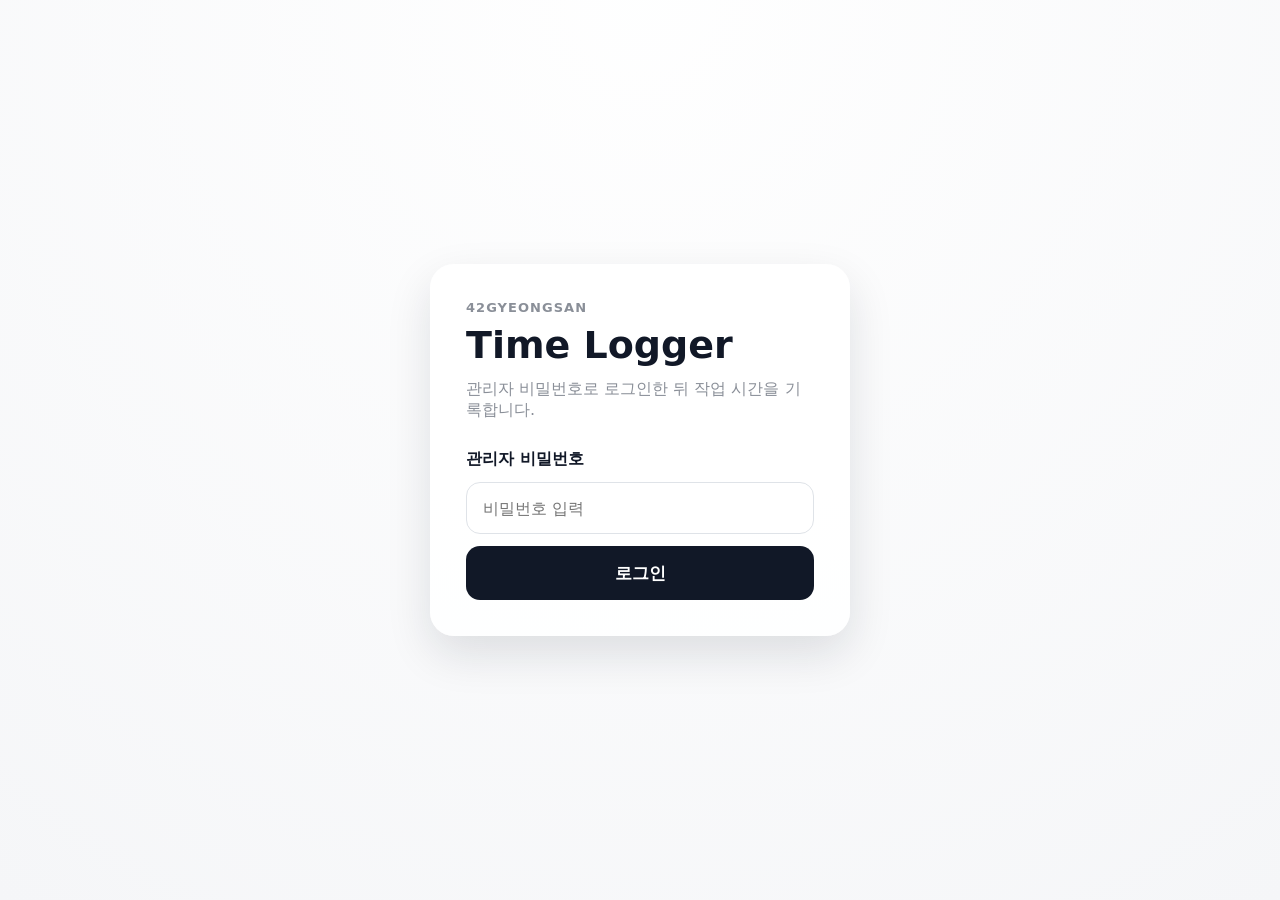
<file: index.html>
<!DOCTYPE html>
<html lang="ko">
<head>
  <meta charset="UTF-8" />
  <meta name="viewport" content="width=device-width, initial-scale=1.0" />
  <title>42Gyeongsan Time Logger</title>
  <link rel="stylesheet" href="style.css" />
</head>
<body>
  <main class="login-page">
    <section class="login-card">
      <p class="eyebrow">42Gyeongsan</p>
      <h1>Time Logger</h1>
      <p class="description">
        관리자 비밀번호로 로그인한 뒤 작업 시간을 기록합니다.
      </p>

      <form id="loginForm" class="form">
        <label for="password">관리자 비밀번호</label>
        <input
          id="password"
          name="password"
          type="password"
          autocomplete="current-password"
          placeholder="비밀번호 입력"
          required
        />

        <button type="submit" class="primary-button">로그인</button>
      </form>

      <p id="loginMessage" class="message" aria-live="polite"></p>
    </section>
  </main>

  <script src="app.js?v=security-1"></script>
</body>
</html>
</file>
<file: style.css>
* {
  box-sizing: border-box;
}

:root {
  --bg: #f5f6f8;
  --card: rgba(255, 255, 255, 0.92);
  --text: #111827;
  --muted: #8a8f98;
  --line: #dfe3e8;
  --line-soft: #eef1f4;
  --sunday: #e53935;
  --saturday: #1e6fd9;
  --primary: #111827;
  --start: #2563eb;
  --start-hover: #1d4ed8;
  --stop: #ef4444;
  --stop-hover: #dc2626;
  --running-bg: rgba(239, 68, 68, 0.16);
  --completed-bg: rgba(37, 99, 235, 0.14);
  --auto-bg: rgba(245, 158, 11, 0.18);
  --shadow: 0 18px 45px rgba(15, 23, 42, 0.12);
}

body {
  margin: 0;
  min-height: 100vh;
  font-family: system-ui, -apple-system, BlinkMacSystemFont, "Segoe UI", sans-serif;
  background:
    radial-gradient(circle at top, rgba(255, 255, 255, 0.95), rgba(245, 246, 248, 0.96)),
    var(--bg);
  color: var(--text);
}

button {
  font: inherit;
  cursor: pointer;
}

button:disabled {
  cursor: not-allowed;
  opacity: 0.45;
}

.calendar-page {
  width: min(1280px, 100%);
  margin: 0 auto;
  padding: 44px 48px 36px;
}

.calendar-top {
  display: grid;
  grid-template-columns: 1fr auto 1fr;
  align-items: center;
  margin-bottom: 28px;
}

.month-title {
  margin: 0;
  font-size: clamp(42px, 5vw, 64px);
  line-height: 1;
  font-weight: 900;
  letter-spacing: -0.06em;
}

.month-nav {
  display: inline-flex;
  align-items: center;
  gap: 10px;
  width: fit-content;
  border: 0;
  background: transparent;
  color: var(--text);
  font-size: 28px;
  font-weight: 800;
}

.month-nav.left {
  justify-self: start;
}

.month-nav.right {
  justify-self: end;
}

.nav-arrow {
  display: inline-block;
  transform: translateY(-1px);
  font-size: 48px;
  font-weight: 300;
}

.calendar-card {
  padding: 28px 30px 34px;
  border-radius: 22px;
  background: var(--card);
  box-shadow: var(--shadow);
  border: 1px solid rgba(255, 255, 255, 0.8);
  backdrop-filter: blur(10px);
}

.weekday-row {
  display: grid;
  grid-template-columns: repeat(7, 1fr);
  margin-bottom: 18px;
}

.weekday {
  text-align: center;
  font-size: 24px;
  font-weight: 850;
}

.weekday.sunday {
  color: var(--sunday);
}

.weekday.saturday {
  color: var(--saturday);
}

.calendar-grid {
  display: grid;
  grid-template-columns: repeat(7, 1fr);
  gap: 1px;
  background: var(--line);
  border: 1px solid var(--line);
}

.day-cell {
  appearance: none;
  -webkit-appearance: none;
  border: 0;
  border-radius: 0;
  background: rgba(255, 255, 255, 0.72);
  min-height: 132px;
  padding: 18px 14px 10px;
  text-align: left;
  overflow: hidden;
}

.day-cell:not(.empty):hover {
  background: rgba(246, 248, 252, 0.95);
}

.day-cell.empty {
  background: rgba(250, 250, 250, 0.45);
  color: #b7bbc2;
}

.day-cell.selected {
  outline: none;
  box-shadow: inset 0 0 0 3px rgba(17, 24, 39, 0.72);
  z-index: 2;
}

.day-cell.today .day-number {
  display: inline-grid;
  place-items: center;
  width: 36px;
  height: 36px;
  border-radius: 999px;
  background: var(--primary);
  color: #fff;
}

.day-number {
  display: block;
  margin-bottom: 10px;
  text-align: center;
  font-size: 30px;
  font-weight: 750;
  line-height: 1;
}

.day-cell.sunday .day-number {
  color: var(--sunday);
}

.day-cell.saturday .day-number {
  color: var(--saturday);
}

.day-cell.today .day-number {
  color: #fff;
}

.day-cell.other-month .day-number {
  color: #a4a8ae;
}

.day-summary {
  display: grid;
  gap: 6px;
  margin-top: 8px;
  text-align: center;
}

.day-summary-duration,
.day-summary-count {
  display: block;
  width: 100%;
  overflow: hidden;
  text-overflow: ellipsis;
  white-space: nowrap;
}

.day-summary-duration {
  padding: 7px 8px;
  border-radius: 6px;
  background: var(--completed-bg);
  color: #1d4ed8;
  font-size: 13px;
  font-weight: 800;
}

.day-summary-count {
  color: var(--muted);
  font-size: 12px;
  font-weight: 800;
}

.control-panel {
  display: flex;
  justify-content: center;
  align-items: center;
  gap: 18px;
  flex-wrap: wrap;
  margin: 26px auto 16px;
}

.selected-date-box {
  display: flex;
  align-items: center;
  gap: 10px;
  min-height: 58px;
  padding: 0 22px;
  border-radius: 14px;
  background: var(--card);
  border: 1px solid var(--line);
  box-shadow: 0 8px 20px rgba(15, 23, 42, 0.06);
}

.selected-label {
  color: var(--muted);
  font-weight: 800;
}

.button-row {
  display: flex;
  gap: 10px;
}

.start-button,
.stop-button {
  min-width: 132px;
  height: 58px;
  border: 0;
  border-radius: 14px;
  color: #fff;
  font-size: 18px;
  font-weight: 900;
  box-shadow: 0 8px 18px rgba(15, 23, 42, 0.1);
}

.start-button {
  background: var(--start);
}

.start-button:hover {
  background: var(--start-hover);
}

.stop-button {
  background: var(--stop);
}

.stop-button:hover {
  background: var(--stop-hover);
}

.running-status {
  width: 100%;
  margin: 0;
  color: var(--muted);
  text-align: center;
  font-weight: 800;
}

.total-card {
  display: flex;
  justify-content: center;
  align-items: center;
  gap: 18px;
  width: min(620px, 100%);
  min-height: 78px;
  margin: 18px auto 0;
  border-radius: 14px;
  background: var(--card);
  border: 1px solid var(--line);
  box-shadow: 0 10px 25px rgba(15, 23, 42, 0.08);
  font-size: 28px;
  font-weight: 700;
}

.clock-icon {
  font-size: 38px;
  line-height: 1;
}

.footer-bar {
  display: flex;
  justify-content: center;
  align-items: center;
  gap: 14px;
  min-height: 42px;
  margin-top: 16px;
}

.logout-button {
  border: 0;
  background: transparent;
  color: var(--muted);
  font-weight: 800;
}

.message {
  margin: 0;
  color: var(--stop);
  font-weight: 800;
}

.hidden {
  display: none !important;
}

.modal-backdrop {
  position: fixed;
  inset: 0;
  z-index: 20;
  display: flex;
  justify-content: flex-end;
  background: rgba(17, 24, 39, 0.55);
}

.day-modal {
  display: grid;
  grid-template-rows: auto auto auto minmax(0, 1fr);
  width: min(500px, 100%);
  height: 100vh;
  height: 100dvh;
  overflow: hidden;
  padding: 24px;
  background: #fff;
  box-shadow: -18px 0 45px rgba(15, 23, 42, 0.18);
  animation: sidebar-enter 180ms ease-out;
}

@keyframes sidebar-enter {
  from {
    transform: translateX(100%);
  }
  to {
    transform: translateX(0);
  }
}

.modal-header,
.modal-actions,
.modal-log-row {
  display: flex;
  align-items: center;
}

.modal-header,
.modal-log-row {
  justify-content: space-between;
  gap: 16px;
}

.modal-label {
  margin: 0 0 4px;
  color: var(--muted);
  font-size: 13px;
  font-weight: 800;
}

.modal-header h2 {
  margin: 0;
  font-size: 24px;
}

.modal-actions {
  gap: 8px;
}

.manual-button,
.modal-close-button,
.delete-log-button,
.manual-form button {
  border: 0;
  font-weight: 800;
}

.manual-button,
.manual-form button {
  min-height: 40px;
  padding: 0 14px;
  border-radius: 6px;
  background: var(--primary);
  color: #fff;
}

.modal-close-button {
  width: 40px;
  height: 40px;
  background: transparent;
  color: var(--muted);
  font-size: 28px;
}

.manual-form {
  display: grid;
  grid-template-columns: 1fr 1fr auto;
  align-items: end;
  gap: 10px;
  margin: 20px 0;
  padding: 16px;
  border: 1px solid var(--line);
  border-radius: 8px;
}

.manual-form label {
  display: grid;
  gap: 6px;
  color: var(--muted);
  font-size: 13px;
  font-weight: 800;
}

.manual-form input {
  min-width: 0;
  height: 40px;
  padding: 0 10px;
  border: 1px solid var(--line);
  border-radius: 6px;
  font: inherit;
}

.modal-log-list {
  display: grid;
  align-content: start;
  gap: 8px;
  min-height: 0;
  margin-top: 18px;
  padding-right: 4px;
  overflow-y: auto;
  overscroll-behavior: contain;
}

.modal-log-row {
  min-height: 58px;
  padding: 10px 12px;
  border: 1px solid var(--line-soft);
  border-radius: 8px;
  background: #f9fafb;
}

.modal-log-copy {
  display: grid;
  gap: 3px;
}

.modal-log-copy span {
  color: var(--muted);
  font-size: 13px;
}

.delete-log-button {
  width: 36px;
  height: 36px;
  border-radius: 6px;
  background: #fee2e2;
  color: #b91c1c;
  font-size: 20px;
}

.empty-log-message {
  margin: 12px 0;
  color: var(--muted);
  text-align: center;
}

.confirm-backdrop {
  position: fixed;
  inset: 0;
  z-index: 30;
  display: grid;
  place-items: center;
  padding: 20px;
  background: rgba(17, 24, 39, 0.62);
}

.confirm-dialog {
  width: min(360px, 100%);
  padding: 24px;
  border-radius: 8px;
  background: #fff;
  box-shadow: var(--shadow);
}

.confirm-dialog h3 {
  margin: 0;
  font-size: 20px;
}

.confirm-dialog p {
  margin: 10px 0 22px;
  color: var(--muted);
}

.confirm-actions {
  display: grid;
  grid-template-columns: 1fr 1fr;
  gap: 10px;
}

.confirm-actions button {
  min-height: 44px;
  border: 0;
  border-radius: 6px;
  font-weight: 900;
}

.confirm-no {
  background: #eef1f4;
  color: var(--text);
}

.confirm-yes {
  background: var(--stop);
  color: #fff;
}

/* login page */
.login-page {
  min-height: 100vh;
  display: grid;
  place-items: center;
  padding: 24px;
}

.login-card {
  width: min(420px, 100%);
  padding: 36px;
  border-radius: 24px;
  background: var(--card);
  box-shadow: var(--shadow);
}

.eyebrow {
  margin: 0 0 8px;
  color: var(--muted);
  font-size: 13px;
  font-weight: 900;
  letter-spacing: 0.08em;
  text-transform: uppercase;
}

.login-card h1 {
  margin: 0 0 12px;
  font-size: 38px;
}

.description {
  margin: 0;
  color: var(--muted);
}

.form {
  display: grid;
  gap: 12px;
  margin-top: 28px;
}

.form label {
  font-weight: 800;
}

.form input {
  width: 100%;
  height: 52px;
  padding: 0 16px;
  border: 1px solid var(--line);
  border-radius: 14px;
  font: inherit;
}

.form input:focus {
  outline: 3px solid rgba(37, 99, 235, 0.18);
  border-color: var(--start);
}

.primary-button {
  height: 54px;
  border: 0;
  border-radius: 14px;
  background: var(--primary);
  color: #fff;
  font-size: 17px;
  font-weight: 900;
}

@media (max-width: 900px) {
  .calendar-page {
    padding: 24px 16px;
  }

  .calendar-card {
    padding: 18px 14px 22px;
    overflow-x: auto;
  }

  .weekday-row,
  .calendar-grid {
    min-width: 760px;
  }

  .month-nav {
    font-size: 20px;
  }

  .nav-arrow {
    font-size: 36px;
  }

  .day-cell {
    min-height: 112px;
  }

  .total-card {
    font-size: 20px;
  }

  .manual-form {
    grid-template-columns: 1fr 1fr;
  }

  .manual-form button {
    grid-column: 1 / -1;
  }
}
</file>
